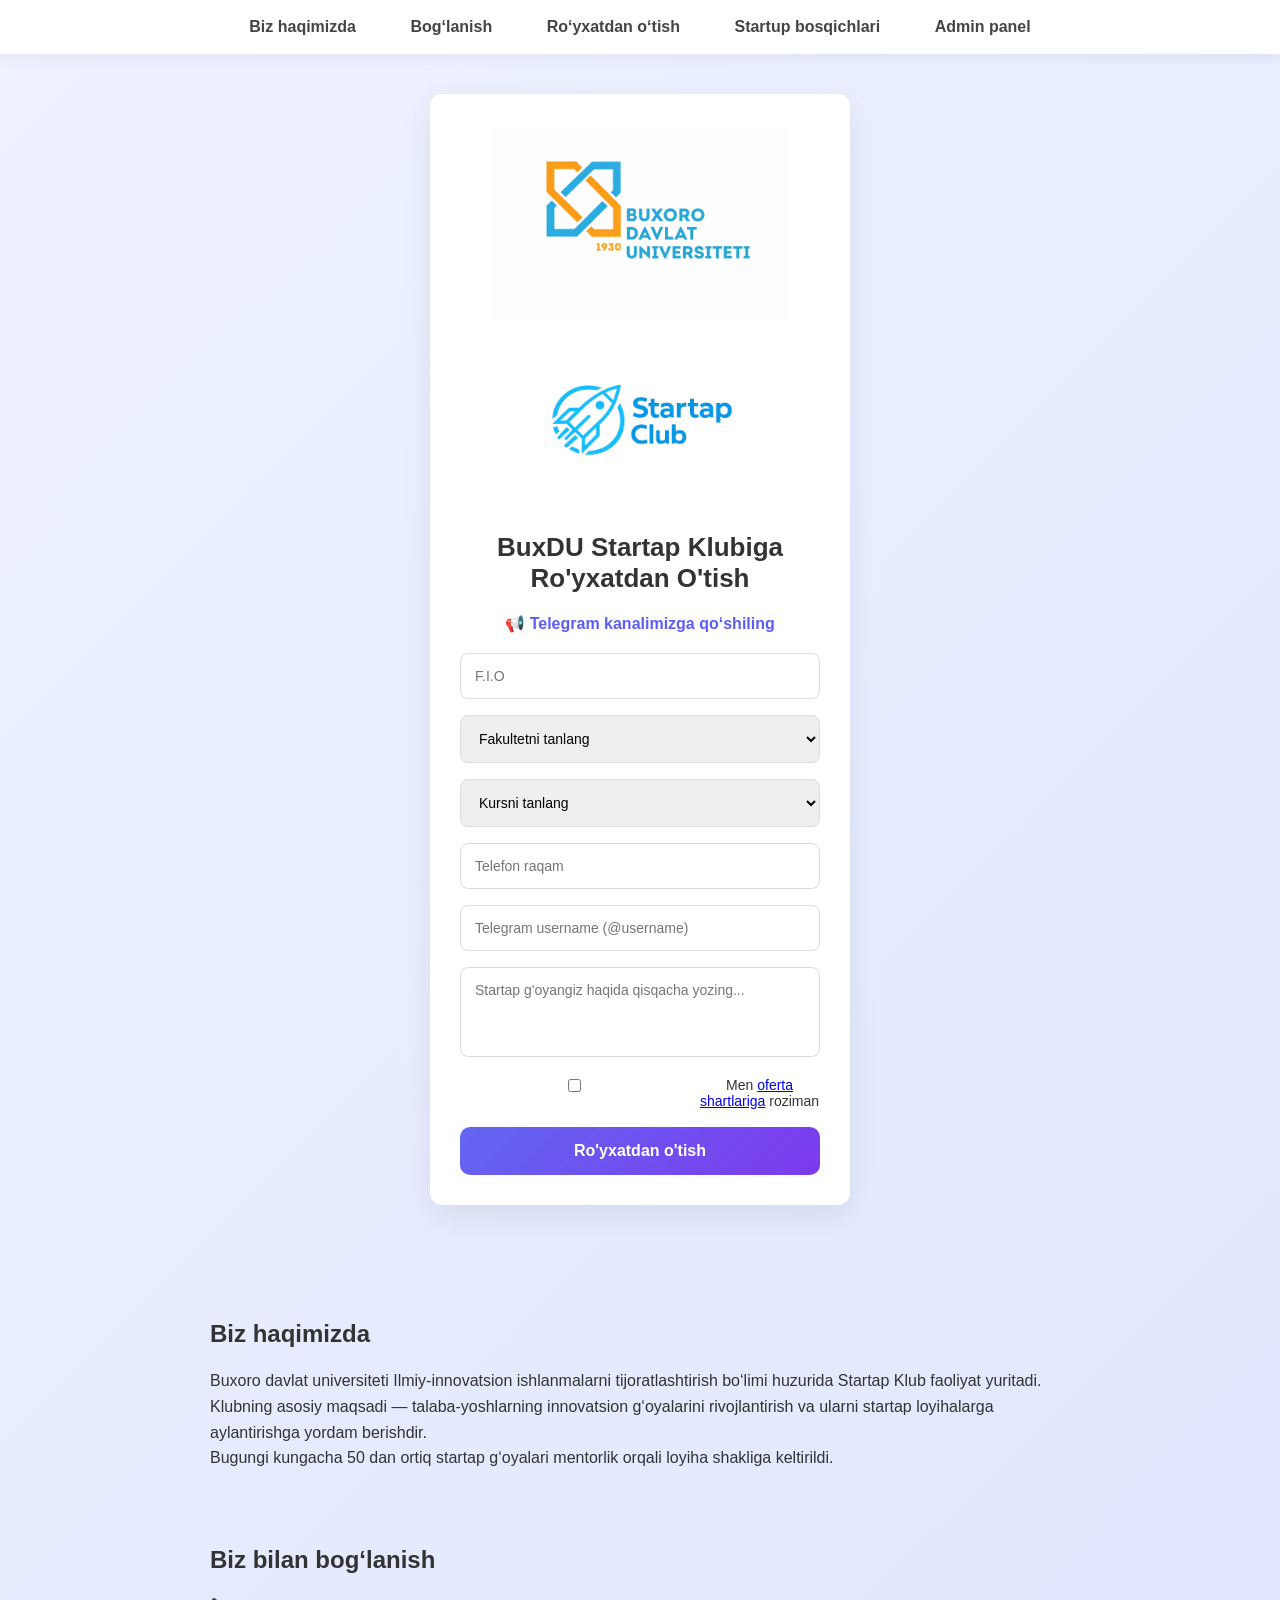
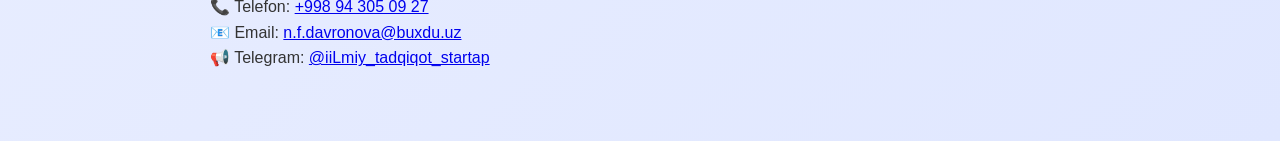
<file: index.html>
<!DOCTYPE html>

<html lang="uz">

<head>
<meta charset="UTF-8">
<meta name="viewport" content="width=device-width, initial-scale=1.0">

<title>BuxDU Startap Klubi</title>

<link rel="stylesheet" href="style.css">
</head>

<body>

<!-- NAVBAR -->

<nav class="navbar">
<a href="#about">Biz haqimizda</a>
<a href="#contact">Bog‘lanish</a>
<a href="#register">Ro‘yxatdan o‘tish</a>
<a href="dashboard.html">Startup bosqichlari</a>
<a href="admin.html">Admin panel</a>
</nav>

<!-- HERO / REGISTRATION -->

<section class="hero">

<div class="container" id="register">

<div class="hero-logos">
<img src="logo.png" class="hero-logo" alt="BuxDU logo">
<img src="logo2.png" class="hero-logo" alt="Startup Club logo">
</div>
<h1>BuxDU Startap Klubiga Ro'yxatdan O'tish</h1>

<div class="telegram-link">
<a href="https://t.me/iiLmiy_tadqiqot_startap" target="_blank">
📢 Telegram kanalimizga qo‘shiling
</a>
</div>

<form name="registration" method="POST" data-netlify="true">

<input type="hidden" name="form-name" value="registration">

<input type="text" name="fio" placeholder="F.I.O" required>

<select name="fakultet" required>
<option value="">Fakultetni tanlang</option>
<option>Fizika-matematika va axborot texnologiyalari</option>
<option>Tabiiy fanlar va agrobiotexnologiyalar</option>
<option>Xorijiy tillar</option>
<option>Filologiya</option>
<option>Tarix va yuridik</option>
<option>Jismoniy tarbiya va sport</option>
<option>Iqtisodiyot va turizm</option>
<option>San'atshunoslik va pedagogika</option>
</select>

<select name="kurs" required>
<option value="">Kursni tanlang</option>
<option>1-kurs (Bakalavr)</option>
<option>2-kurs (Bakalavr)</option>
<option>3-kurs (Bakalavr)</option>
<option>4-kurs (Bakalavr)</option>
<option>1-kurs (Magistratura)</option>
<option>2-kurs (Magistratura)</option>
</select>

<input type="tel" name="telefon" placeholder="Telefon raqam" required>

<input type="text" name="telegram" placeholder="Telegram username (@username)" required>

<textarea name="goya" placeholder="Startap g'oyangiz haqida qisqacha yozing..." required></textarea>

<div class="checkbox">
<input type="checkbox" required>
<label>
Men <a href="oferta.html" target="_blank">oferta shartlariga</a> roziman
</label>
</div>

<button type="submit">Ro'yxatdan o'tish</button>

</form>

</div>
</section>

<!-- ABOUT -->

<section id="about" class="section">

<h2>Biz haqimizda</h2>

<p>
Buxoro davlat universiteti Ilmiy-innovatsion ishlanmalarni tijoratlashtirish bo‘limi huzurida Startap Klub faoliyat yuritadi.
</p>

<p>
Klubning asosiy maqsadi — talaba-yoshlarning innovatsion g‘oyalarini rivojlantirish va ularni startap loyihalarga aylantirishga yordam berishdir.
</p>

<p>
Bugungi kungacha 50 dan ortiq startap g‘oyalari mentorlik orqali loyiha shakliga keltirildi.
</p>

</section>

<!-- CONTACT -->

<section id="contact" class="section">

<h2>Biz bilan bog‘lanish</h2>

<p>
📞 Telefon:
<a href="tel:+998943050927">+998 94 305 09 27</a>
</p>

<p>
📧 Email:
<a href="mailto:n.f.davronova@buxdu.uz">n.f.davronova@buxdu.uz</a>
</p>

<p>
📢 Telegram:
<a href="https://t.me/iiLmiy_tadqiqot_startap" target="_blank">
@iiLmiy_tadqiqot_startap
</a>
</p>

</section>

</body>
</html>
</file>
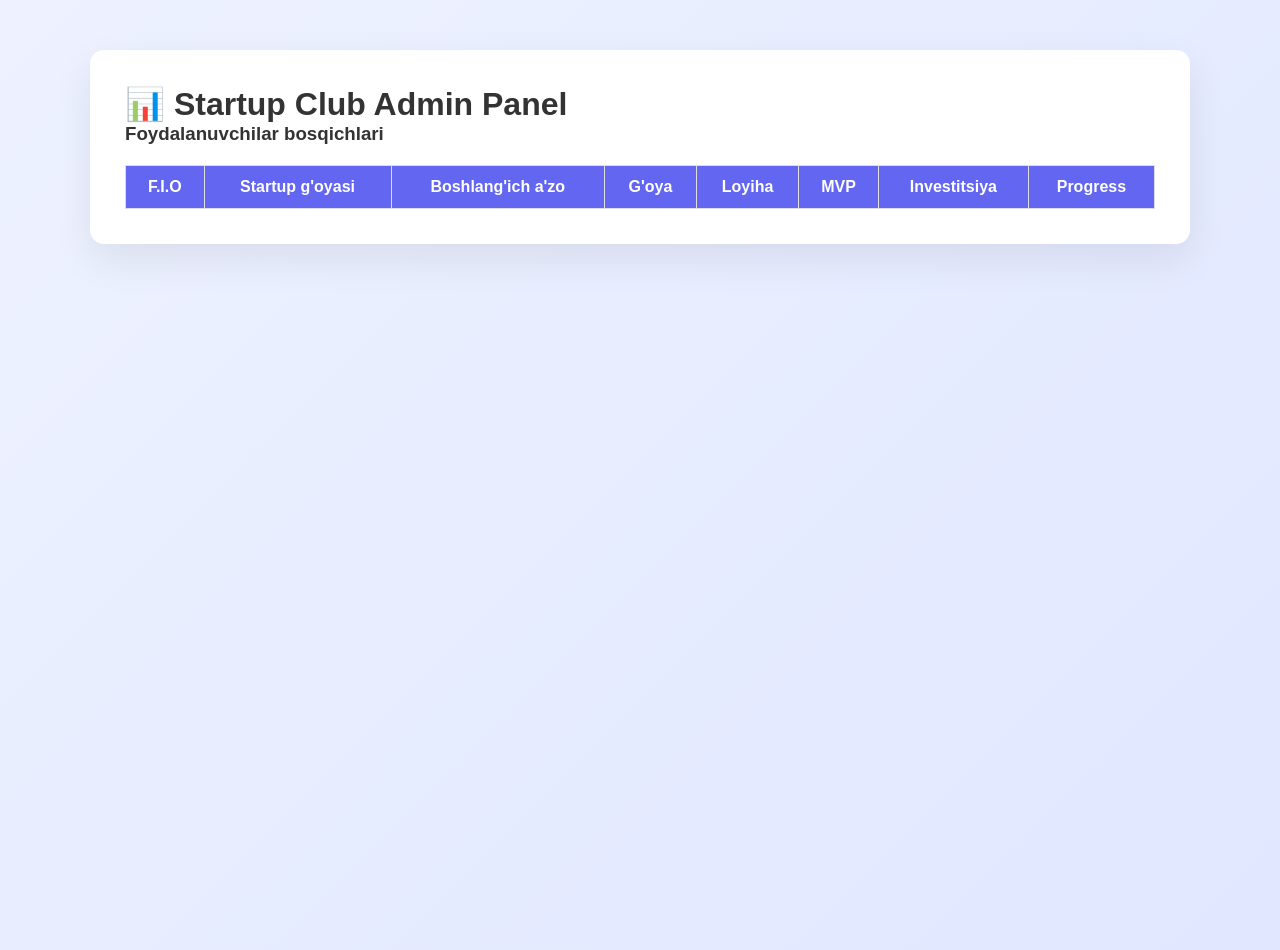
<file: admin.html>
<!DOCTYPE html>
<html lang="uz">

<head>

<meta charset="UTF-8">
<meta name="viewport" content="width=device-width, initial-scale=1.0">

<title>Startup Club Admin</title>

<link rel="stylesheet" href="style.css">

</head>

<body>

<div class="dashboard">

<h1>📊 Startup Club Admin Panel</h1>
<h3>Foydalanuvchilar bosqichlari</h3>

<table class="admin-table">

<thead>

<tr>
<th>F.I.O</th>
<th>Startup g'oyasi</th>
<th>Boshlang'ich a'zo</th>
<th>G'oya</th>
<th>Loyiha</th>
<th>MVP</th>
<th>Investitsiya</th>
<th>Progress</th>
</tr>

</thead>

<tbody id="adminData">

</tbody>

</table>

</div>

<script>

/* GOOGLE SHEETS CSV LINK */

const sheetURL =
"https://docs.google.com/spreadsheets/d/e/2PACX-1vQc3WU4jgfLzDIlvMCbY8_AOzMPawkD32qpg5gPYAMvINVfqlIGvV44GrlJU6mop2u84CRVY_LeuIcF/pub?output=csv"

fetch(sheetURL)
.then(res => res.text())
.then(data => {

const rows = data.split("\n").slice(1)

rows.forEach(row => {

const cols = row.split(",")

const table = document.getElementById("adminData")

const tr = document.createElement("tr")

tr.innerHTML = `

<td>${cols[0]}</td>
<td>${cols[5]}</td>

<td>✔</td>

<td>
<button class="approve-btn" onclick="approve(this)">Tasdiqlash</button>
</td>

<td>
<button class="approve-btn" onclick="approve(this)">Tasdiqlash</button>
</td>

<td>
<button class="approve-btn" onclick="approve(this)">Tasdiqlash</button>
</td>

<td>
<button class="approve-btn" onclick="approve(this)">Tasdiqlash</button>
</td>

<td>20%</td>

`

table.appendChild(tr)

})

})

/* TASDIQLASH */

function approve(button){

button.parentElement.innerHTML = "✔"

updateProgress(button)

}

/* PROGRESS HISOBLASH */

function updateProgress(button){

const row = button.closest("tr")

const cells = row.querySelectorAll("td")

let done = 0

for(let i=2;i<=6;i++){

if(cells[i].innerText === "✔"){
done++
}

}

const percent = Math.round((done/5)*100)

row.cells[7].innerText = percent + "%"

}

</script>

</body>
</html>
</file>
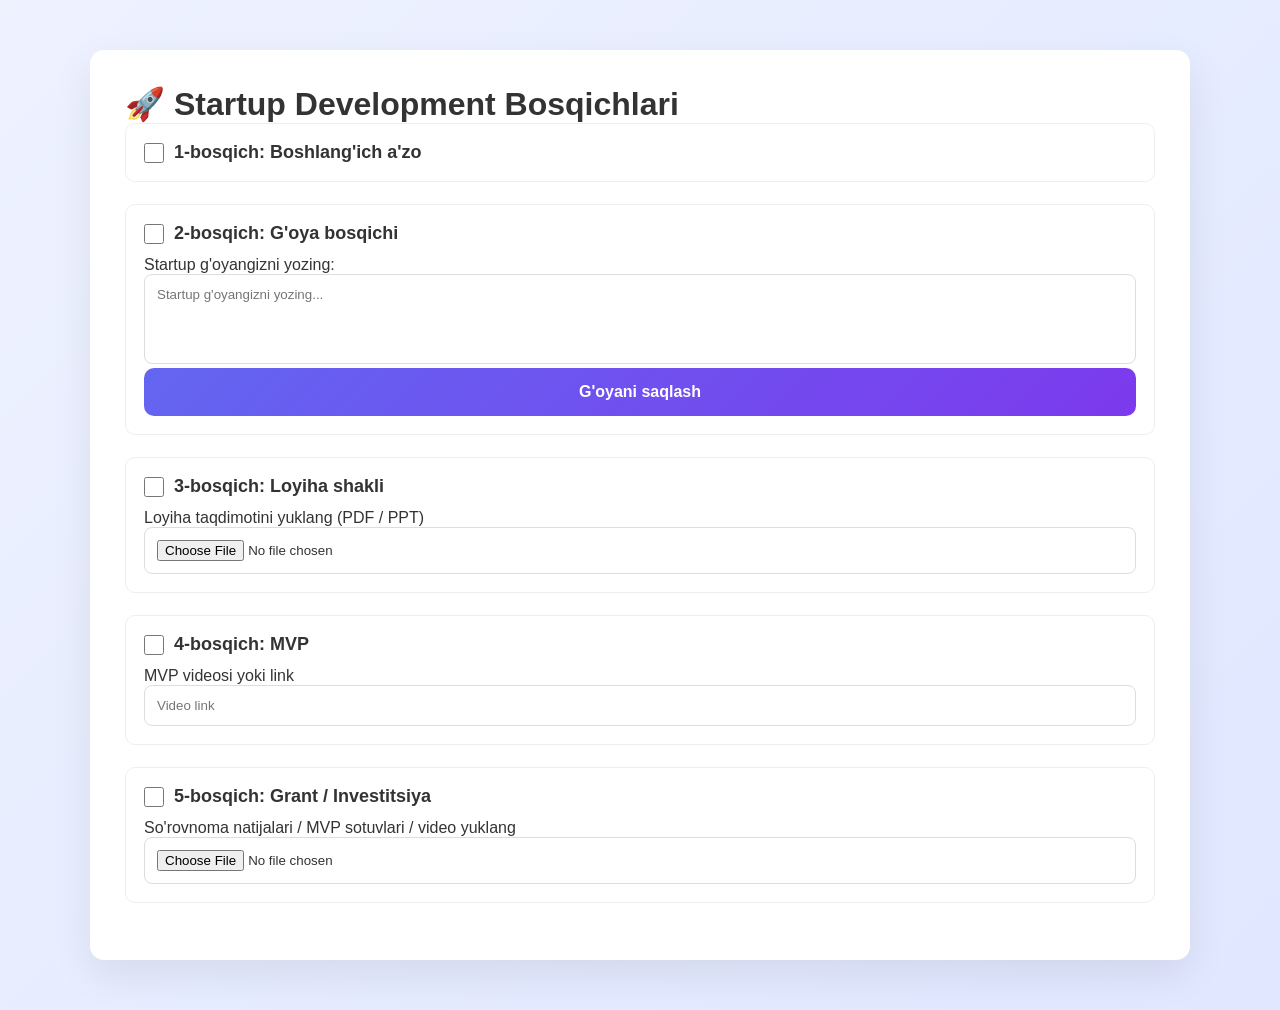
<file: dashboard.html>
<!DOCTYPE html>
<html lang="uz">
<head>
<meta charset="UTF-8">
<meta name="viewport" content="width=device-width, initial-scale=1.0">
<title>Startup Dashboard</title>
<link rel="stylesheet" href="style.css">
</head>
<body>
<div class="dashboard">

<h1>🚀 Startup Development Bosqichlari</h1>

<!-- 1 BOSQICH -->

<div class="stage">
<label>
<input type="checkbox" id="stage1">
<b>1-bosqich: Boshlang'ich a'zo</b>
</label>
</div>

<!-- 2 BOSQICH -->

<div class="stage">
<label>
<input type="checkbox" id="stage2">
<b>2-bosqich: G'oya bosqichi</b>
</label>

<div class="box">
<p>Startup g'oyangizni yozing:</p>

<textarea id="ideaText"
placeholder="Startup g'oyangizni yozing..."></textarea>

<button onclick="saveIdea()">G'oyani saqlash</button>

</div>
</div>

<!-- 3 BOSQICH -->

<div class="stage">
<label>
<input type="checkbox" id="stage3">
<b>3-bosqich: Loyiha shakli</b>
</label>

<div class="box">
<p>Loyiha taqdimotini yuklang (PDF / PPT)</p>

<input type="file">

</div>
</div>

<!-- 4 BOSQICH -->

<div class="stage">
<label>
<input type="checkbox" id="stage4">
<b>4-bosqich: MVP</b>
</label>

<div class="box">

<p>MVP videosi yoki link</p>

<input type="text" placeholder="Video link">

</div>
</div>

<!-- 5 BOSQICH -->

<div class="stage">
<label>
<input type="checkbox" id="stage5">
<b>5-bosqich: Grant / Investitsiya</b>
</label>

<div class="box">

<p>So'rovnoma natijalari / MVP sotuvlari / video yuklang</p>

<input type="file">

</div>
</div>

</div>

<script src="app.js"></script>

</body>
</html>
<div class="progress-bar">

<div class="step active"></div>
<div class="step"></div>
<div class="step"></div>
<div class="step"></div>
<div class="step"></div>

</div>
</file>
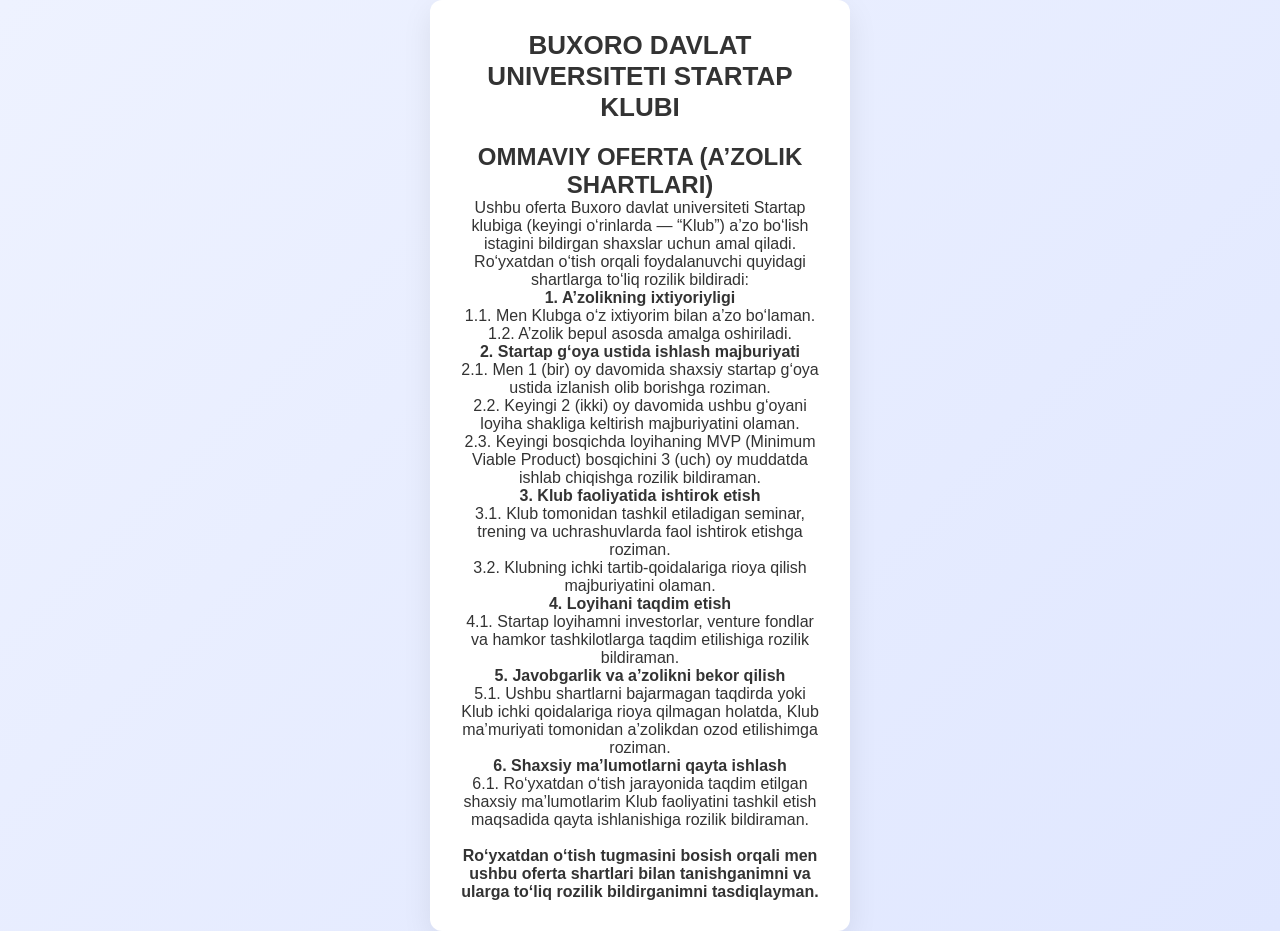
<file: oferta.html>
<!DOCTYPE html>
<html lang="uz">
<head>
    <meta charset="UTF-8">
    <title>Oferta - BuxDU Startap Klubi</title>
    <link rel="stylesheet" href="style.css">
</head>
<body>

<div class="container">
    <h1>BUXORO DAVLAT UNIVERSITETI STARTAP KLUBI</h1>
    <h2>OMMAVIY OFERTA (A’ZOLIK SHARTLARI)</h2>

    <p>Ushbu oferta Buxoro davlat universiteti Startap klubiga (keyingi o‘rinlarda — “Klub”) a’zo bo‘lish istagini bildirgan shaxslar uchun amal qiladi.</p>

    <p>Ro‘yxatdan o‘tish orqali foydalanuvchi quyidagi shartlarga to‘liq rozilik bildiradi:</p>

    <p><strong>1. A’zolikning ixtiyoriyligi</strong><br>
    1.1. Men Klubga o‘z ixtiyorim bilan a’zo bo‘laman.<br>
    1.2. A’zolik bepul asosda amalga oshiriladi.</p>

    <p><strong>2. Startap g‘oya ustida ishlash majburiyati</strong><br>
    2.1. Men 1 (bir) oy davomida shaxsiy startap g‘oya ustida izlanish olib borishga roziman.<br>
    2.2. Keyingi 2 (ikki) oy davomida ushbu g‘oyani loyiha shakliga keltirish majburiyatini olaman.<br>
    2.3. Keyingi bosqichda loyihaning MVP (Minimum Viable Product) bosqichini 3 (uch) oy muddatda ishlab chiqishga rozilik bildiraman.</p>

    <p><strong>3. Klub faoliyatida ishtirok etish</strong><br>
    3.1. Klub tomonidan tashkil etiladigan seminar, trening va uchrashuvlarda faol ishtirok etishga roziman.<br>
    3.2. Klubning ichki tartib-qoidalariga rioya qilish majburiyatini olaman.</p>

    <p><strong>4. Loyihani taqdim etish</strong><br>
    4.1. Startap loyihamni investorlar, venture fondlar va hamkor tashkilotlarga taqdim etilishiga rozilik bildiraman.</p>

    <p><strong>5. Javobgarlik va a’zolikni bekor qilish</strong><br>
    5.1. Ushbu shartlarni bajarmagan taqdirda yoki Klub ichki qoidalariga rioya qilmagan holatda, Klub ma’muriyati tomonidan a’zolikdan ozod etilishimga roziman.</p>

    <p><strong>6. Shaxsiy ma’lumotlarni qayta ishlash</strong><br>
    6.1. Ro‘yxatdan o‘tish jarayonida taqdim etilgan shaxsiy ma’lumotlarim Klub faoliyatini tashkil etish maqsadida qayta ishlanishiga rozilik bildiraman.</p>

    <br>

    <p><strong>Ro‘yxatdan o‘tish tugmasini bosish orqali men ushbu oferta shartlari bilan tanishganimni va ularga to‘liq rozilik bildirganimni tasdiqlayman.</strong></p>

</div>

</body>
</html>
</file>
<file: style.css>
/* RESET */

*{
margin:0;
padding:0;
box-sizing:border-box;
font-family:'Segoe UI', sans-serif;
}

/* BODY */

body{
background:linear-gradient(135deg,#eef2ff,#e0e7ff);
color:#333;
min-height:100vh;
}

/* NAVBAR */

.navbar{
background:white;
padding:18px;
text-align:center;
box-shadow:0 4px 15px rgba(0,0,0,0.05);
}

.navbar a{
margin:0 25px;
text-decoration:none;
font-weight:600;
color:#444;
font-size:16px;
}

.navbar a:hover{
color:#5b5df5;
}

/* HEADER LOGOS */

.header{
display:flex;
justify-content:center;
align-items:center;
gap:40px;
margin:40px 0;
flex-wrap:wrap;
}

.logo{
max-height:80px;
width:auto;
}

/* FORM CONTAINER */

.container{
max-width:520px;
margin:auto;
background:white;
padding:35px;
border-radius:14px;
box-shadow:0 15px 40px rgba(0,0,0,0.08);
text-align:center;
}

/* TITLE */

.container h1{
margin-bottom:20px;
font-size:26px;
}

/* TELEGRAM LINK */

.telegram-link{
margin-bottom:20px;
}

.telegram-link a{
color:#5b5df5;
font-weight:600;
text-decoration:none;
}

/* FORM */

form input,
form select,
form textarea{
width:100%;
padding:14px;
margin-bottom:16px;
border-radius:8px;
border:1px solid #ddd;
font-size:14px;
}

textarea{
height:90px;
resize:none;
}

/* CHECKBOX */

.checkbox{
display:flex;
align-items:center;
gap:10px;
font-size:14px;
margin-bottom:18px;
}

/* BUTTON */

button{
width:100%;
padding:15px;
background:linear-gradient(135deg,#6366f1,#7c3aed);
color:white;
border:none;
border-radius:10px;
font-size:16px;
font-weight:600;
cursor:pointer;
transition:0.3s;
}

button:hover{
transform:translateY(-2px);
box-shadow:0 8px 20px rgba(99,102,241,0.3);
}

/* INFO SECTIONS */

.section{
max-width:900px;
margin:70px auto;
padding:0 20px;
line-height:1.6;
}

.section h2{
margin-bottom:15px;
font-size:24px;
}

/* DASHBOARD */

.dashboard{
max-width:1100px;
width:95%;
margin:50px auto;
background:white;
padding:35px;
border-radius:14px;
box-shadow:0 15px 40px rgba(0,0,0,0.08);
overflow-x:auto;
}

/* STAGES */

.stage{
margin-bottom:22px;
padding:18px;
border:1px solid #eee;
border-radius:10px;
}

.stage label{
display:flex;
align-items:center;
gap:10px;
font-size:18px;
font-weight:600;
}

.stage input[type="checkbox"]{
width:20px;
height:20px;
}

.stage.completed{
border:2px solid #22c55e;
background:#f0fdf4;
}

.stage.completed label{
color:#16a34a;
}

/* BOX */

.box{
margin-top:12px;
}

.box textarea,
.box input{
width:100%;
padding:12px;
border-radius:8px;
border:1px solid #ddd;
}

/* ADMIN TABLE */

.admin-table{
width:100%;
border-collapse:collapse;
margin-top:20px;
}

.admin-table th,
.admin-table td{
border:1px solid #ddd;
padding:12px;
text-align:center;
}

.admin-table th{
background:#6366f1;
color:white;
}

/* PROGRESS BAR */

.progress{
width:100%;
height:10px;
background:#e5e7eb;
border-radius:10px;
overflow:hidden;
margin-bottom:5px;
}

.progress-bar{
height:100%;
background:#22c55e;
}

/* ADMIN BUTTON */

.approve-btn{
background:#6366f1;
color:white;
border:none;
padding:8px 12px;
border-radius:8px;
cursor:pointer;
font-size:12px;
}

.approve-btn:hover{
background:#4f46e5;
}

/* RESPONSIVE */

@media(max-width:600px){

.container{
margin:20px;
}

.dashboard{
margin:20px;
}

.header{
flex-direction:column;
gap:20px;
}

}
/* HERO LAYOUT */

.hero{
display:flex;
justify-content:center;
align-items:center;
gap:60px;
flex-wrap:wrap;
padding:40px 20px;
}

.hero-logo{
max-width:320px;
height:auto;
}

.container{
max-width:420px;
}

/* MOBILE */

@media(max-width:900px){

.hero{
flex-direction:column;
}

.hero-logo{
max-width:220px;
}

}/* HERO SECTION FIX */

.hero{
display:flex;
align-items:center;
justify-content:center;
gap:40px;
padding:40px 20px;
max-width:1200px;
margin:auto;
}

.hero-logo{
max-width:280px;
height:auto;
}

.container{
max-width:420px;
background:white;
padding:30px;
border-radius:12px;
box-shadow:0 10px 30px rgba(0,0,0,0.08);
}

/* MOBILE */

@media (max-width:900px){

.hero{
flex-direction:column;
text-align:center;
}

.hero-logo{
max-width:200px;
}

}/* HERO LAYOUT */

.hero{
display:flex;
justify-content:center;
align-items:center;
gap:40px;
flex-wrap:wrap;
padding:40px 20px;
max-width:1200px;
margin:auto;
}

.hero-logo{
max-width:300px;
height:auto;
}

/* MOBILE */

@media(max-width:900px){

.hero{
flex-direction:column;
}

.hero-logo{
max-width:200px;
}
<head>
<meta charset="UTF-8">
<title>BuxDU Startup Club</title>

<style>

body{
margin:0;
font-family:'Segoe UI',Tahoma,sans-serif;
background:linear-gradient(135deg,#e9eef7,#cfd9f6);
min-height:100vh;
display:flex;
justify-content:center;
align-items:center;
}

.form-container{
width:420px;
background:white;
padding:35px;
border-radius:18px;
box-shadow:0 15px 40px rgba(0,0,0,0.1);
text-align:center;
}

input,select,textarea{
width:100%;
padding:12px;
margin-top:10px;
margin-bottom:15px;
border-radius:10px;
border:1px solid #ddd;
font-size:14px;
}

button{
width:100%;
padding:14px;
border:none;
border-radius:10px;
background:linear-gradient(90deg,#6c63ff,#7b2ff7);
color:white;
font-size:16px;
cursor:pointer;
}

button:hover{
transform:translateY(-2px);
box-shadow:0 8px 20px rgba(0,0,0,0.15);
}

</style>

</head>
.hero-logos{
display:flex;
justify-content:center;
align-items:center;
gap:40px;
margin-bottom:20px;
}

.hero-logo{
height:70px;
}
</file>
